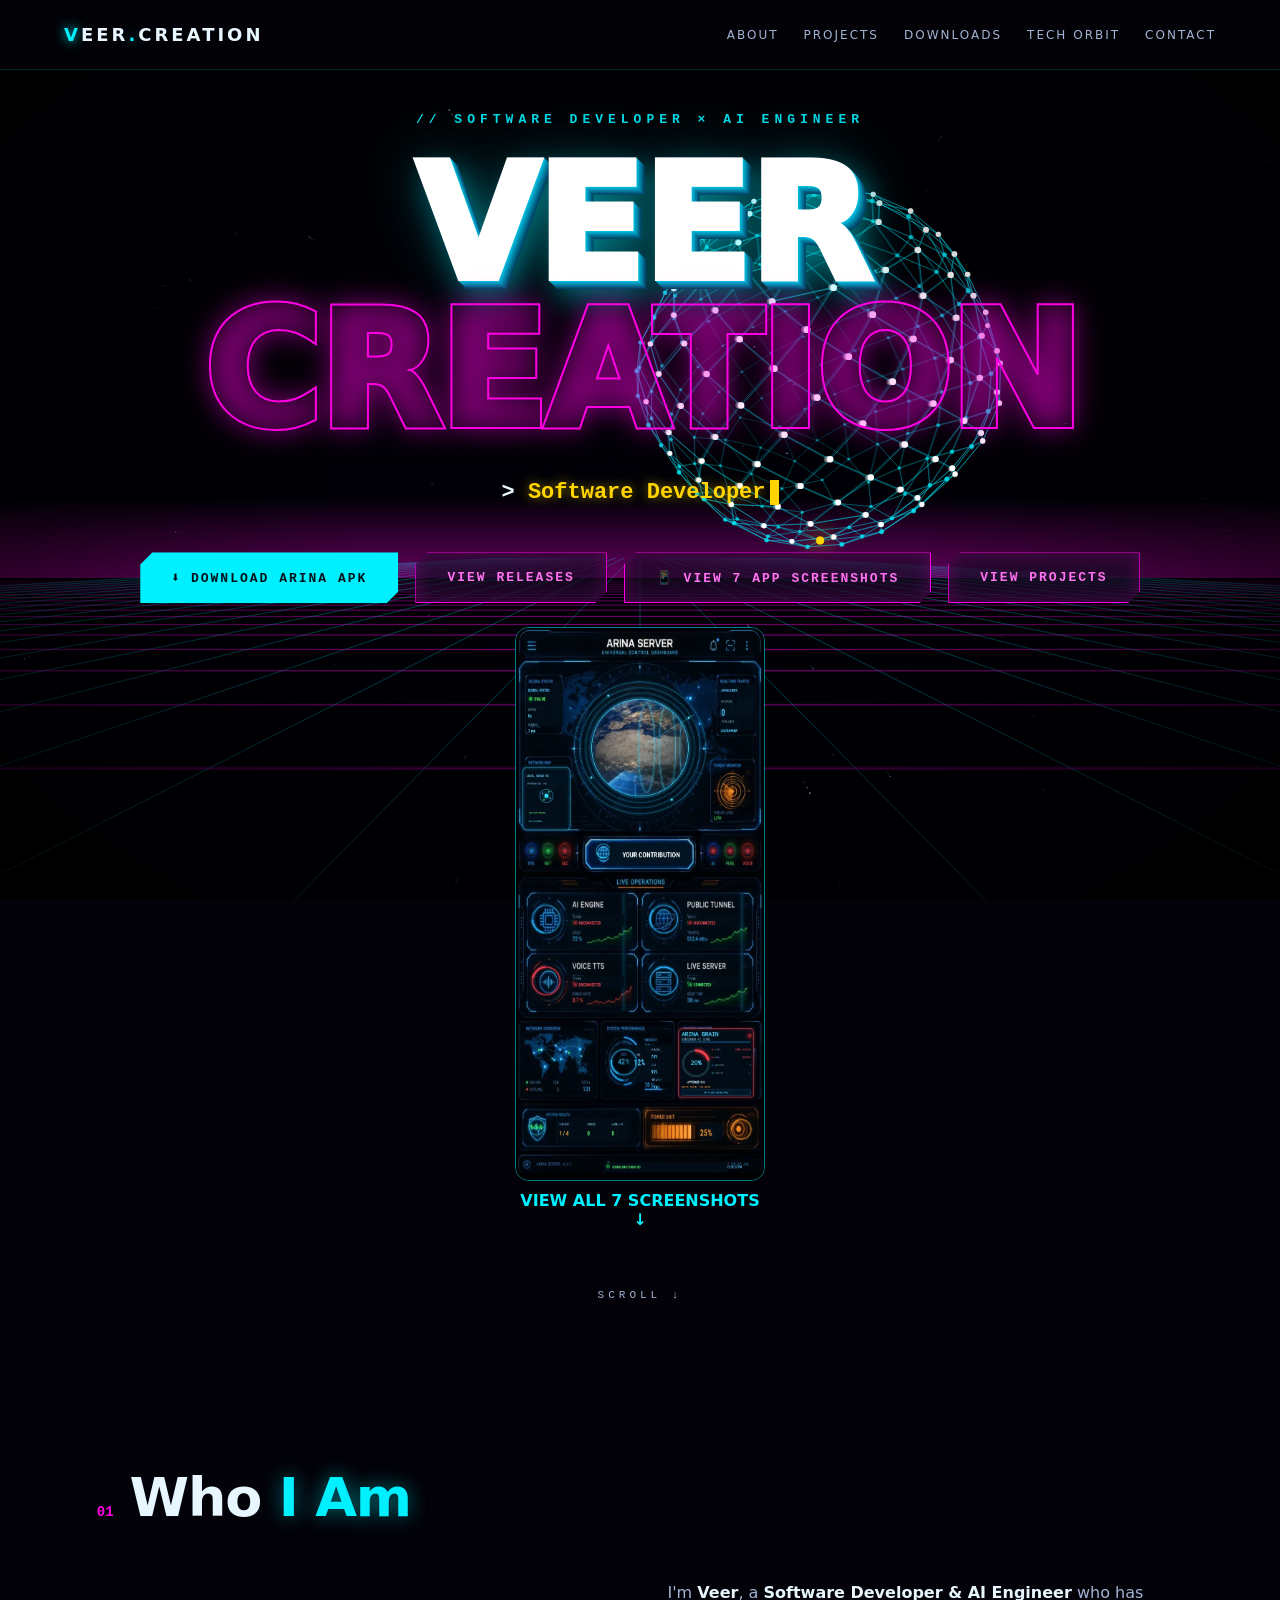
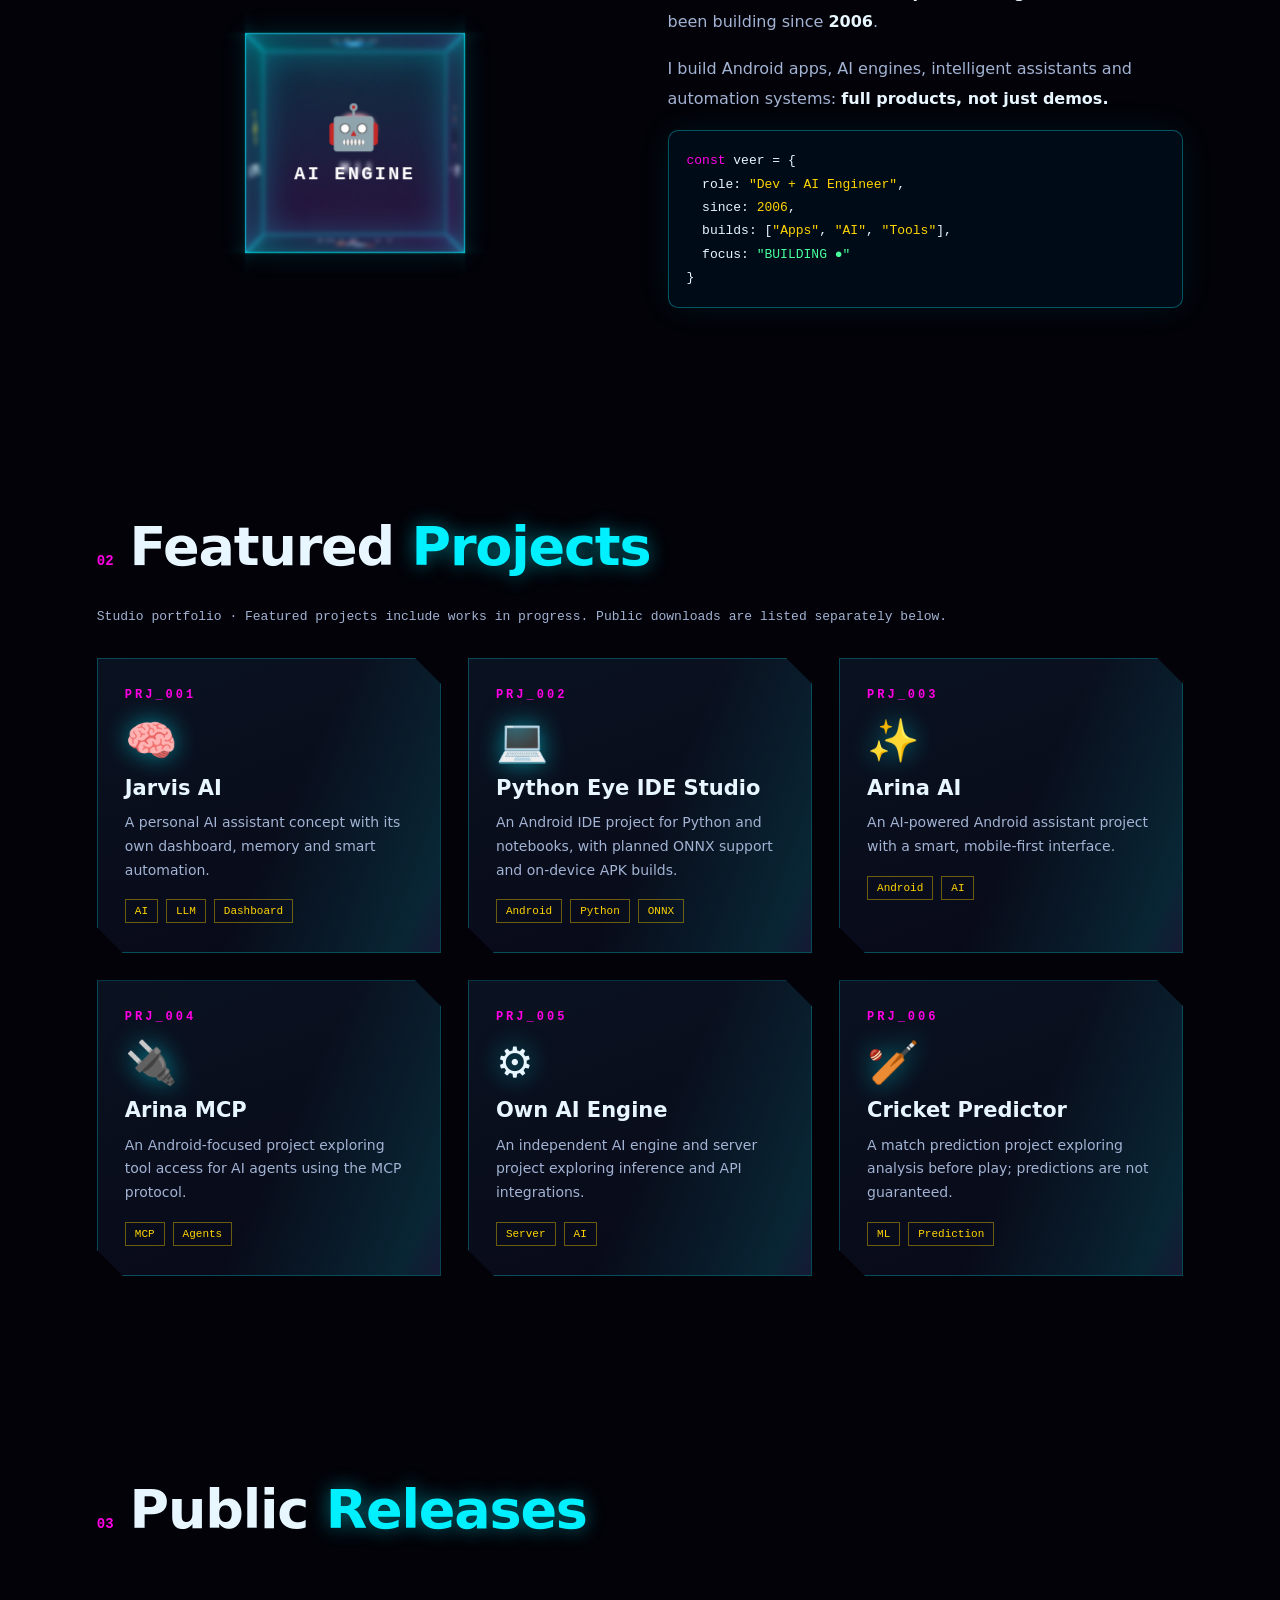
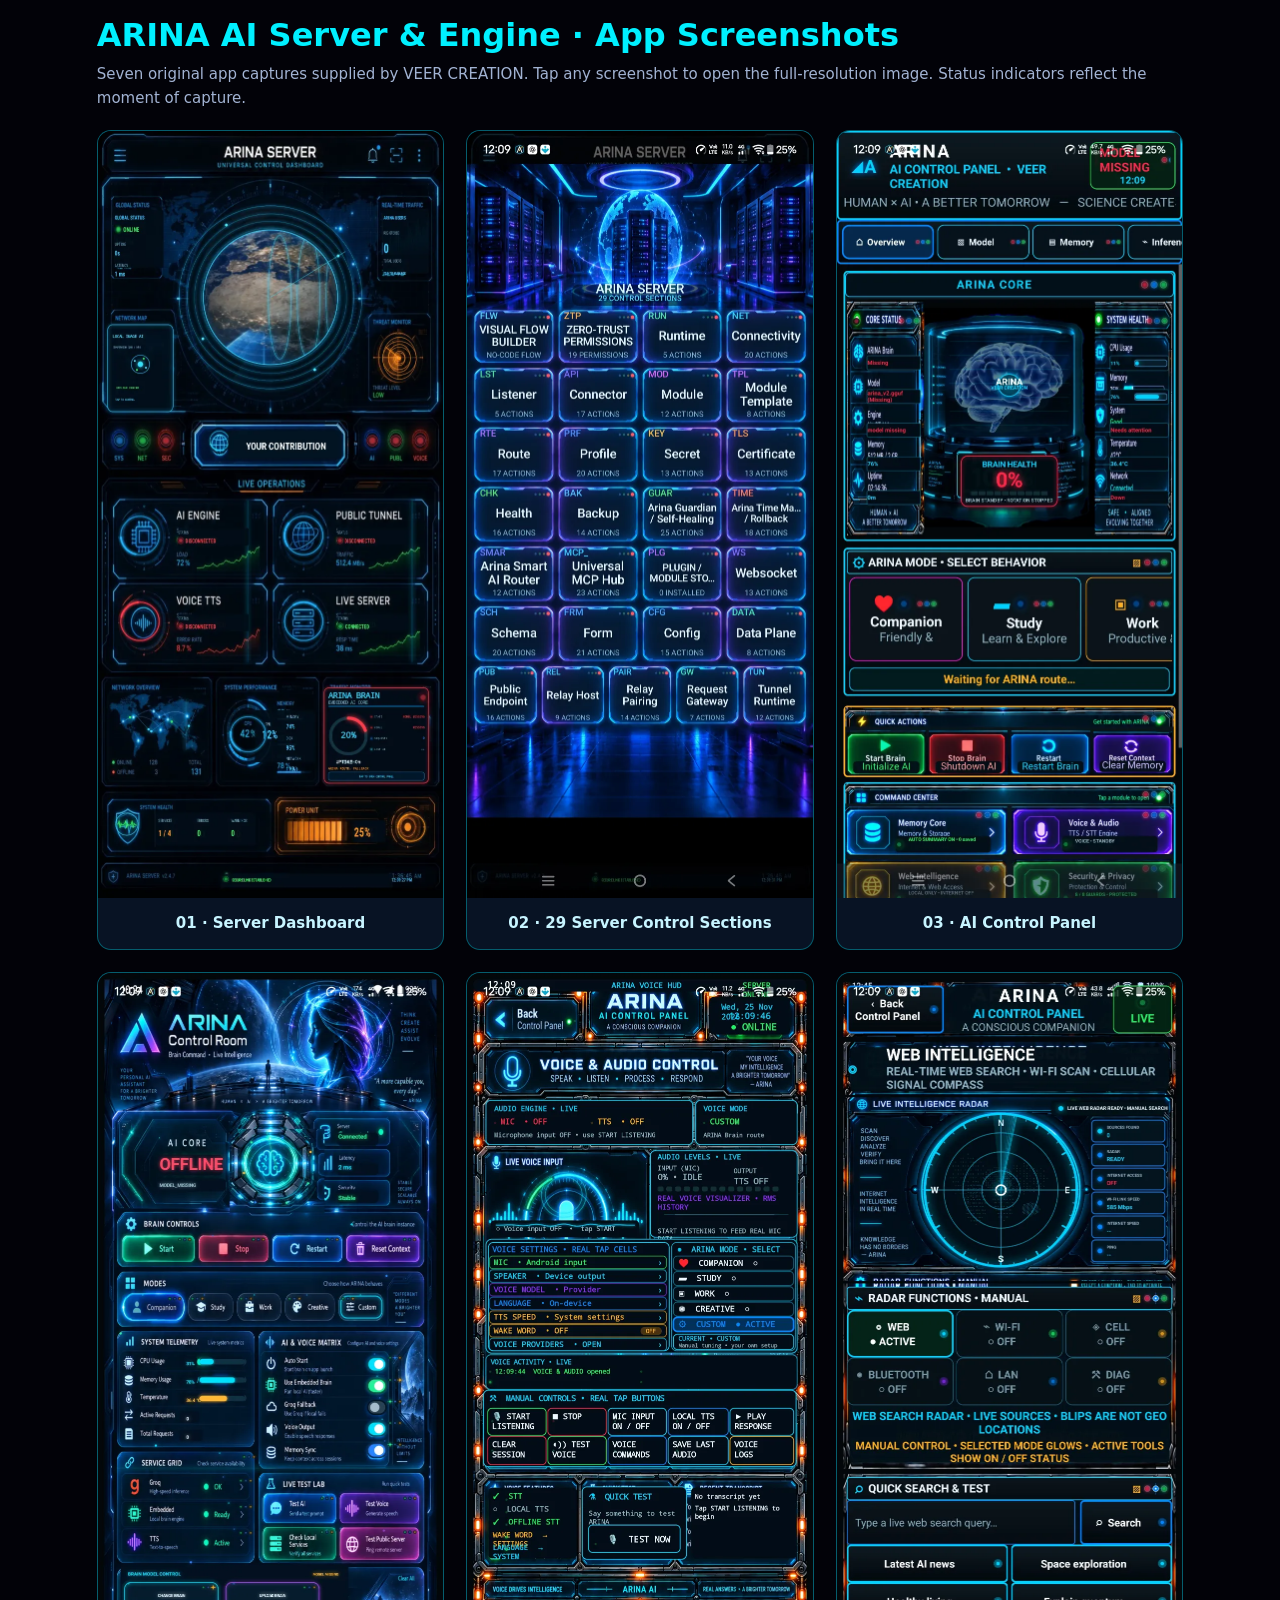
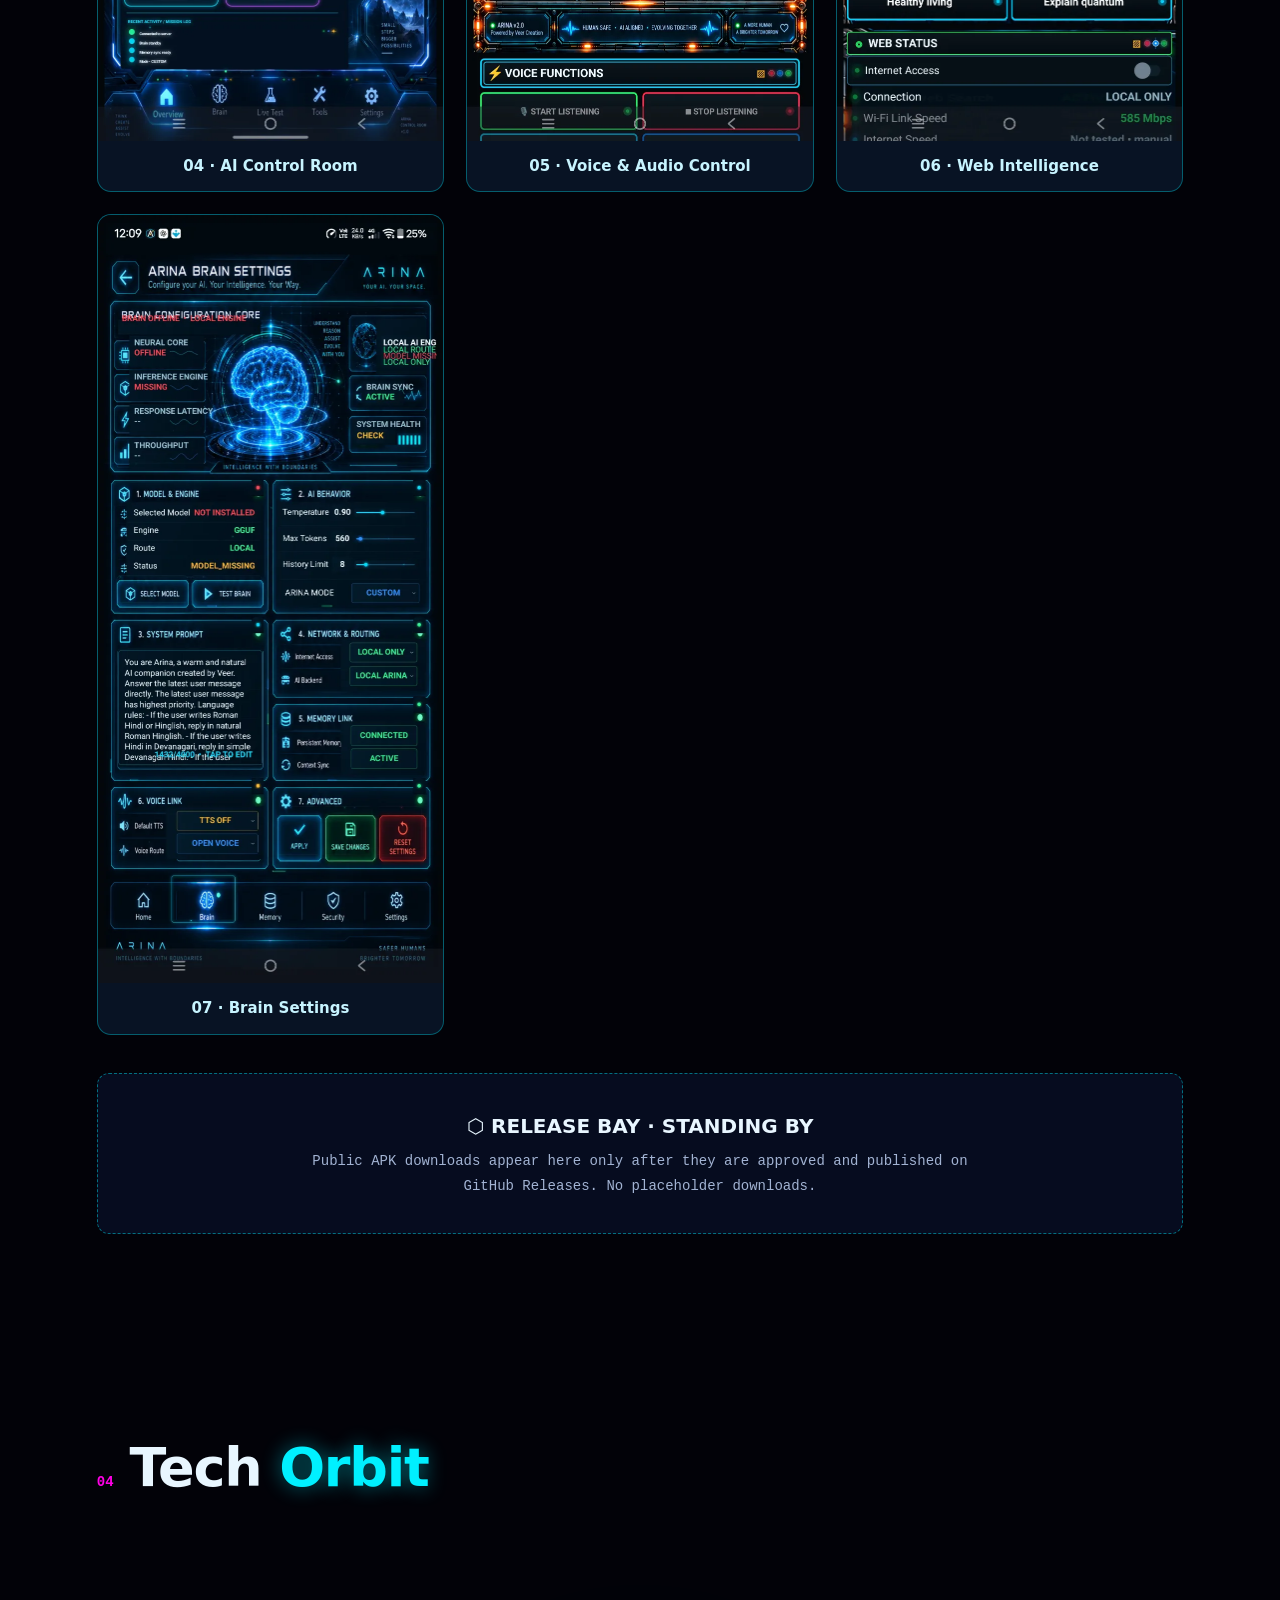
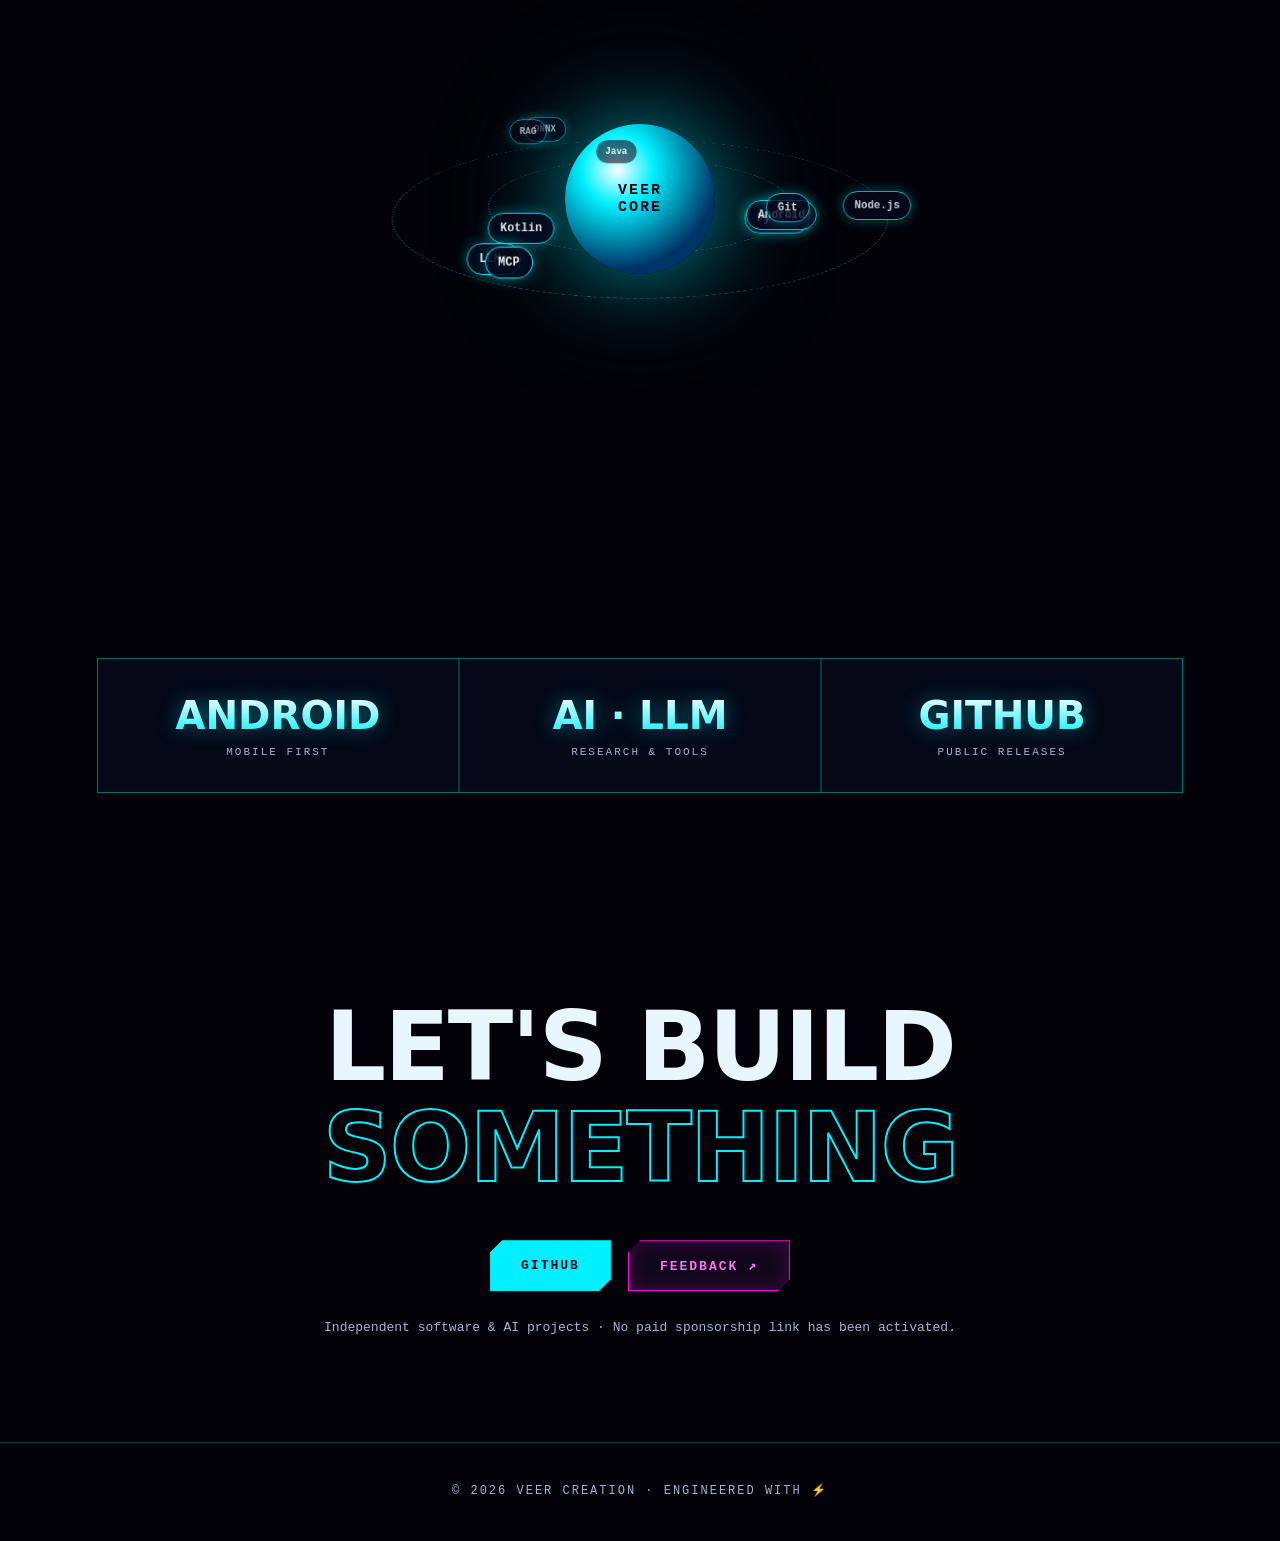
<file: index.html>
<!DOCTYPE html>
<html lang="en">
<head>
<meta charset="UTF-8">
<meta name="viewport" content="width=device-width, initial-scale=1.0, viewport-fit=cover">
<meta name="theme-color" content="#020208">
<meta name="description" content="VEER CREATION — independent Android, AI and software projects. Explore the studio, projects and public GitHub releases.">
<meta property="og:title" content="VEER CREATION — Software & AI Studio">
<meta property="og:description" content="Android apps, AI experiments and independent software projects from VEER CREATION.">
<meta property="og:type" content="website">
<link rel="icon" href="assets/favicon.svg" type="image/svg+xml">
<title>VEER CREATION — Software Developer & AI Engineer</title>
<style>
:root{--c1:#00f0ff;--c2:#ff00e5;--c3:#ffd400;--bg:#020208;--t:#e8f6ff;--m:#a2b3d3;--card:#091023}
*{margin:0;padding:0;box-sizing:border-box}
html{scroll-behavior:smooth;scroll-padding-top:88px}
body{background:var(--bg);color:var(--t);font-family:"Segoe UI",system-ui,Roboto,sans-serif;overflow-x:hidden}
a{color:inherit}button{font:inherit;cursor:pointer}button:focus-visible,a:focus-visible{outline:3px solid var(--c3);outline-offset:4px}
canvas#scene{position:fixed;inset:0;width:100%;height:100%;z-index:0;pointer-events:none}
.scan{position:fixed;inset:0;z-index:1;pointer-events:none;background:repeating-linear-gradient(0deg,rgba(255,255,255,.022) 0 1px,transparent 1px 4px);mix-blend-mode:overlay}
.vignette{position:fixed;inset:0;z-index:1;pointer-events:none;background:radial-gradient(ellipse at center,transparent 35%,rgba(0,0,0,.86))}
main{position:relative;z-index:2}
#loader{position:fixed;inset:0;z-index:99;background:#000;display:grid;place-items:center;transition:opacity .7s,visibility .7s}
#loader.hide{opacity:0;visibility:hidden;pointer-events:none}
.ld{font:700 14px monospace;color:var(--c1);letter-spacing:3px;text-align:center;padding:15px}
.ld .bar{width:min(240px,75vw);height:3px;background:#112;margin:18px auto 0;overflow:hidden}
.ld .bar i{display:block;height:100%;width:0;background:linear-gradient(90deg,var(--c1),var(--c2));box-shadow:0 0 12px var(--c1);animation:load 1.65s forwards}
@keyframes load{to{width:100%}}
nav{position:fixed;top:0;left:0;right:0;z-index:15;display:flex;justify-content:space-between;align-items:center;min-height:70px;padding:14px 5vw;backdrop-filter:blur(13px);background:linear-gradient(rgba(2,2,8,.91),rgba(2,2,8,.68));border-bottom:1px solid #00f0ff27}
.logo{font-weight:900;letter-spacing:3px;font-size:18px;text-decoration:none;white-space:nowrap}
.logo b{color:var(--c1);text-shadow:0 0 12px var(--c1)}
nav .links{display:flex;align-items:center}
nav .links a{color:var(--m);text-decoration:none;margin-left:25px;font-size:12px;letter-spacing:2px;text-transform:uppercase;transition:.3s}
nav .links a:hover{color:var(--c1);text-shadow:0 0 10px var(--c1)}
.menu-toggle{display:none;min-width:43px;min-height:43px;background:#001c28;color:var(--c1);border:1px solid #00f0ff66;border-radius:9px;font-size:23px;align-items:center;justify-content:center}
.drawer{position:fixed;z-index:22;top:0;bottom:0;left:0;width:min(310px,86vw);padding:22px 23px;background:#080b1c;border-right:1px solid #00f0ff77;box-shadow:20px 0 90px #000c;transform:translateX(-110%);transition:transform .27s ease;visibility:hidden}
.drawer.open{transform:translateX(0);visibility:visible}
.drawer-head{display:flex;justify-content:space-between;align-items:center;color:var(--c1);font:800 14px monospace;letter-spacing:2px;margin-bottom:25px}
.drawer button{background:none;color:var(--c1);padding:6px 11px;border:1px solid #00f0ff77;border-radius:6px;font-size:20px}
.drawer a{display:block;padding:17px 6px;text-decoration:none;border-bottom:1px solid #00f0ff2e;font:700 14px monospace;letter-spacing:1px}
.drawer-backdrop{position:fixed;inset:0;z-index:21;background:#000b}
.hero{min-height:100vh;min-height:100svh;display:flex;flex-direction:column;justify-content:center;align-items:center;text-align:center;padding:112px 20px 65px;perspective:1000px}
.pre{font:600 13px monospace;letter-spacing:5px;color:var(--c1);margin-bottom:25px;opacity:.9}
.title3d{position:relative;font-size:clamp(52px,12.5vw,163px);font-weight:950;line-height:.92;letter-spacing:-3px;transform-style:preserve-3d;transition:transform .2s ease-out;max-width:100%}
.title3d .l{display:block;color:#fff;text-shadow:1px 1px 0 #0bd,2px 2px 0 #0ac,3px 3px 0 #09b,4px 4px 0 #08a,5px 5px 0 #079,6px 6px 0 #068,7px 7px 0 #057,8px 8px 0 #046,10px 14px 30px rgba(0,240,255,.45),0 0 60px rgba(0,240,255,.25)}
.title3d .l2{color:transparent;-webkit-text-stroke:2px var(--c2);text-shadow:0 0 30px rgba(255,0,229,.5);position:relative}
.title3d .l2::after{content:"CREATION";position:absolute;inset:0;color:var(--c2);clip-path:inset(100% 0 0 0);animation:glitch 3.7s infinite steps(1);opacity:.85;-webkit-text-stroke:0}
@keyframes glitch{0%,87%,100%{clip-path:inset(100% 0 0 0);transform:none}90%{clip-path:inset(10% 0 60% 0);transform:translate(-6px,2px)}93%{clip-path:inset(55% 0 20% 0);transform:translate(6px,-2px)}96%{clip-path:inset(30% 0 40% 0);transform:translate(-3px,0)}}
.role{margin-top:34px;font:600 clamp(15px,2.1vw,22px) monospace;color:var(--t);min-height:32px}
.role #tp{color:var(--c3);text-shadow:0 0 12px rgba(255,212,0,.6)}
.cur{display:inline-block;width:9px;height:1.1em;background:var(--c3);vertical-align:middle;margin-left:4px;animation:bl 1s steps(2) infinite}
@keyframes bl{50%{opacity:0}}
.cta{margin-top:40px;display:flex;gap:17px;flex-wrap:wrap;justify-content:center}
.btn{position:relative;padding:15px 31px;font:700 13px monospace;letter-spacing:2px;text-transform:uppercase;color:#001219;background:var(--c1);text-decoration:none;clip-path:polygon(12px 0,100% 0,100% calc(100% - 12px),calc(100% - 12px) 100%,0 100%,0 12px);box-shadow:0 0 30px #00f0ff66;transition:transform .3s,filter .3s;display:inline-flex;align-items:center;justify-content:center;min-height:51px}
.btn:hover{transform:translateY(-4px) scale(1.03);filter:drop-shadow(0 0 11px #00f0ffbb)}
.btn.o{background:#180a23b8;color:#ff71f0;border:1px solid #ff00e5;box-shadow:inset 0 0 19px #ff00e53b}
.scroll{margin-top:60px;font:11px monospace;letter-spacing:4px;color:var(--m);animation:bob 2s infinite}
@keyframes bob{50%{transform:translateY(8px)}}
section{padding:102px 6vw;max-width:1240px;margin:auto}
.sh{display:flex;align-items:baseline;gap:16px;margin-bottom:45px}
.sh .n{font:700 14px monospace;color:var(--c2)}
.sh h2{font-size:clamp(30px,5vw,54px);font-weight:900;letter-spacing:-1.2px;line-height:1.12}
.sh h2 span{color:var(--c1);text-shadow:0 0 20px #00f0ff77}
.about{display:grid;grid-template-columns:1fr 1fr;gap:55px;align-items:center}
.stage{height:340px;perspective:1100px;display:grid;place-items:center;isolation:isolate}
.cube{width:200px;height:200px;position:relative;transform-style:preserve-3d;animation:spin 16s linear infinite}
.stage:hover .cube{animation-play-state:paused}
@keyframes spin{from{transform:rotateX(-22deg) rotateY(0)}to{transform:rotateX(-22deg) rotateY(360deg)}}
.f{position:absolute;inset:0;display:flex;flex-direction:column;align-items:center;justify-content:center;gap:8px;font:800 17px monospace;letter-spacing:2px;color:#fff;background:linear-gradient(135deg,#00f0ff24,#ff00e51e);border:1px solid #00f0ffb3;box-shadow:inset 0 0 40px #00f0ff37,0 0 25px #00f0ff25;backdrop-filter:blur(2px)}
.f i{font-style:normal;font-size:40px}
.f1{transform:translateZ(100px)}.f2{transform:rotateY(90deg) translateZ(100px)}.f3{transform:rotateY(180deg) translateZ(100px)}.f4{transform:rotateY(-90deg) translateZ(100px)}.f5{transform:rotateX(90deg) translateZ(100px)}.f6{transform:rotateX(-90deg) translateZ(100px)}
.about p{color:var(--m);line-height:1.85;font-size:16px;margin-bottom:17px}.about p b{color:var(--t)}
.term{background:#000d1bdb;border:1px solid #00f0ff55;border-radius:10px;font:13px/1.8 monospace;padding:18px;margin-top:10px;overflow-x:auto;box-shadow:0 0 35px #00f0ff13}
.term .k{color:var(--c2)}.term .s{color:var(--c3)}.term .g{color:#46ff9a}
.grid{display:grid;grid-template-columns:repeat(auto-fit,minmax(280px,1fr));gap:27px;perspective:1200px}
.holo{position:relative;padding:29px 27px;min-height:285px;background:linear-gradient(160deg,#0b1424ea,#090919eb);border:1px solid #00f0ff44;transform-style:preserve-3d;transition:transform .15s ease-out,border-color .3s;clip-path:polygon(0 0,calc(100% - 26px) 0,100% 26px,100% 100%,26px 100%,0 calc(100% - 26px));isolation:isolate}
.holo::before{content:"";position:absolute;inset:0;pointer-events:none;background:linear-gradient(115deg,transparent 30%,#00f0ff1f 45%,#ff00e525 55%,transparent 70%);background-size:250% 250%;background-position:var(--px,0%) 50%;mix-blend-mode:screen}
.holo:hover{border-color:var(--c1)}
.holo>*{position:relative;z-index:1;transform:translateZ(24px)}
.holo .no{font:700 12px monospace;color:var(--c2);letter-spacing:3px}
.holo .ic{font-size:42px;margin:14px 0 10px;filter:drop-shadow(0 0 12px #00f0ff88)}
.holo h3{font-size:21px;margin-bottom:9px;line-height:1.3}
.holo p{color:var(--m);line-height:1.7;font-size:14px}
.holo .tags{margin-top:17px;display:flex;gap:8px;flex-wrap:wrap}
.holo .tags span{font:11px monospace;padding:5px 9px;border:1px solid #ffd40066;color:var(--c3)}
.section-note{color:var(--m);font:13px/1.7 monospace;margin:-17px 0 30px}
.orbitWrap{height:510px;position:relative;perspective:900px;display:grid;place-items:center;max-width:700px;margin:auto;overflow:visible}
.core{position:absolute;width:150px;height:150px;border-radius:50%;display:grid;place-items:center;text-align:center;font:900 15px monospace;letter-spacing:2px;background:radial-gradient(circle at 35% 30%,#fff,var(--c1) 25%,#036 70%);box-shadow:0 0 80px #00f0ff80,0 0 160px #00f0ff3b;color:#001;animation:pulse 3s infinite}
@keyframes pulse{50%{box-shadow:0 0 120px #00f0ff9e,0 0 220px #00f0ff4a}}
.ring{position:absolute;border:1px dashed #00f0ff60;border-radius:50%;transform:rotateX(72deg);max-width:95vw;max-height:95vw;pointer-events:none}
.skillchip{position:absolute;left:50%;top:50%;padding:8px 12px;font:700 12px monospace;white-space:nowrap;color:#fff;background:#050a1ff0;border:1px solid var(--c1);box-shadow:0 0 15px #00f0ff66;border-radius:30px;will-change:transform}
.stats{display:grid;grid-template-columns:repeat(3,minmax(0,1fr));gap:2px;background:#00f0ff3d;border:1px solid #00f0ff47}
.st{background:#040817;padding:34px 15px;text-align:center;min-width:0}.st .v{font-size:clamp(19px,3.7vw,39px);font-weight:900;background:linear-gradient(180deg,#fff,var(--c1));-webkit-background-clip:text;background-clip:text;color:transparent;filter:drop-shadow(0 0 10px #00f0ff66)}
.st .k{font:11px monospace;letter-spacing:2px;color:var(--m);margin-top:8px;text-transform:uppercase}
.release-empty{border:1px dashed #00f0ff70;padding:34px;background:#080f24d9;text-align:center;border-radius:12px}
.release-empty h3{font-size:20px;margin:6px 0 11px}.release-empty p{color:var(--m);font:14px/1.8 monospace;max-width:670px;margin:auto}
.release-grid{display:grid;grid-template-columns:repeat(auto-fit,minmax(250px,1fr));gap:20px}.release-card{background:#090d20df;border:1px solid #00f0ff47;padding:25px;border-radius:12px}.release-card h3{margin:10px 0}.release-card p{color:var(--m);font-size:14px;line-height:1.7;margin-bottom:15px}.release-card a{display:inline-block;margin-right:15px;color:var(--c1);font:700 13px monospace;text-decoration:none;padding:8px 0}
.contact{text-align:center}.contact .big{font-size:clamp(36px,8vw,96px);font-weight:900;line-height:1.06;margin-bottom:30px;letter-spacing:-2px}
.contact .big span{color:transparent;-webkit-text-stroke:2px var(--c1)}
.contact .contact-note{font:13px/1.8 monospace;color:var(--m);margin-top:25px}
footer{position:relative;z-index:2;text-align:center;padding:40px 16px;font:12px monospace;letter-spacing:2px;color:var(--m);border-top:1px solid #00f0ff35}
.rv{opacity:0;transform:translateY(50px) rotateX(9deg);transition:opacity .9s,transform .9s cubic-bezier(.2,.8,.2,1)}
.rv.on{opacity:1;transform:none}
@media(max-width:850px){.about{grid-template-columns:1fr;gap:8px}.stage{height:300px}}
@media(max-width:700px){nav{padding:12px 17px;min-height:65px}.logo{font-size:15px;letter-spacing:2px}nav .links{display:none}.menu-toggle{display:flex}.hero{padding:120px 15px 50px;min-height:92svh}.pre{letter-spacing:2.6px;font-size:10px;max-width:90vw}.title3d{font-size:clamp(36px,10.6vw,66px);letter-spacing:-2px;line-height:1.05}.title3d .l{text-shadow:1px 1px 0 #0bd,2px 2px 0 #0ac,3px 3px 0 #09b,4px 4px 0 #08a,5px 5px 0 #079,0 0 30px #00f0ff77}.title3d .l2{-webkit-text-stroke:1px var(--c2)}.role{margin-top:28px;font-size:clamp(13px,3.7vw,18px)}.cta{margin-top:33px;gap:13px}.btn{font-size:12px;letter-spacing:1px;padding:13px 19px;min-height:49px}.scroll{margin-top:44px}section{padding:67px 18px}.sh{margin-bottom:27px;gap:12px}.sh h2{font-size:clamp(27px,7vw,38px)}.about p{font-size:15px}.term{font-size:12px;padding:13px}.stage{height:265px}.cube{width:156px;height:156px}.f{font-size:13px;letter-spacing:1px}.f i{font-size:33px}.f1{transform:translateZ(78px)}.f2{transform:rotateY(90deg) translateZ(78px)}.f3{transform:rotateY(180deg) translateZ(78px)}.f4{transform:rotateY(-90deg) translateZ(78px)}.f5{transform:rotateX(90deg) translateZ(78px)}.f6{transform:rotateX(-90deg) translateZ(78px)}.grid{grid-template-columns:1fr;gap:16px}.holo{min-height:245px;padding:25px 23px}.orbitWrap{height:355px;max-width:100%}.core{width:108px;height:108px;font-size:12px}.ring{width:220px!important;height:220px!important}.ring:nth-child(2){width:min(280px,74vw)!important;height:min(280px,74vw)!important}.skillchip{font-size:10px;padding:7px 9px}.stats{grid-template-columns:1fr;gap:1px}.st{padding:22px 12px}.st .v{font-size:27px}.contact .big{font-size:clamp(37px,8vw,60px)}.contact .cta{display:flex;flex-direction:column;align-items:center}.contact .btn{min-width:min(280px,90vw)}}
@media(max-width:370px){.title3d{font-size:10.3vw}.hero{padding-left:10px;padding-right:10px}.role{font-size:12px}.pre{font-size:9px}.logo{font-size:13px}}
@media(prefers-reduced-motion:reduce){html{scroll-behavior:auto}#loader{transition:none}.ld .bar i{animation:none;width:100%}.rv{opacity:1;transform:none;transition:none}.cube,.cur,.scroll,.core,.title3d .l2::after{animation:none}.title3d{transition:none}}
[hidden]{display:none!important}
</style>
</head>
<body>
<div id="loader"><div class="ld">INITIALIZING VEER.CREATION<div class="bar"><i></i></div></div></div>
<canvas id="scene" aria-hidden="true"></canvas><div class="scan"></div><div class="vignette"></div>
<nav>
  <a class="logo" href="#top" aria-label="Veer Creation home"><b>V</b>EER<b>.</b>CREATION</a>
  <div class="links"><a href="#about">About</a><a href="#work">Projects</a><a href="#downloads">Downloads</a><a href="#skills">Tech Orbit</a><a href="#contact">Contact</a></div>
  <button id="menuToggle" class="menu-toggle" aria-label="Open menu" aria-expanded="false" aria-controls="drawer">☰</button>
</nav>
<div id="drawerMask" class="drawer-backdrop" hidden></div>
<aside id="drawer" class="drawer" aria-hidden="true" aria-label="Mobile menu">
 <div class="drawer-head"><span>VEER CREATION</span><button id="menuClose" aria-label="Close menu">✕</button></div>
 <a href="#top">⌂ Home</a><a href="#about">01 · About</a><a href="#work">02 · Projects</a><a href="#downloads">03 · Downloads</a><a href="#skills">04 · Tech Orbit</a><a href="#contact">05 · Contact</a><a href="https://github.com/magic616star666-bot" target="_blank" rel="noopener noreferrer">↗ GitHub Profile</a>
</aside>
<main id="top">
<header class="hero">
  <div class="pre">// SOFTWARE DEVELOPER × AI ENGINEER</div>
  <h1 class="title3d" id="t3d"><span class="l">VEER</span><span class="l l2">CREATION</span></h1>
  <div class="role">&gt; <span id="tp"></span><span class="cur"></span></div>
  <div class="cta"><a class="btn" href="https://github.com/magic616star666-bot/Veer-creation-/releases/download/v1.0.0/arina-server-app.1.apk" aria-label="Download official ARINA AI Server APK">⬇ Download ARINA APK</a><a class="btn o" href="#downloads">View Releases</a><a class="btn o" href="#arina-screenshots">📱 View 7 App Screenshots</a><a class="btn o" href="#work">View Projects</a></div>
  <a href="#arina-screenshots" style="display:block;width:min(100%,250px);margin:24px auto 0;text-decoration:none;color:var(--c1);font-weight:700;text-align:center"><img src="assets/arina/server-dashboard.jpg" alt="ARINA server dashboard — open seven original screenshots" width="691" height="1536" style="display:block;width:100%;height:auto;border:1px solid #00f0ff88;border-radius:14px;margin-bottom:10px" fetchpriority="high">VIEW ALL 7 SCREENSHOTS ↓</a>
  <div class="scroll">SCROLL ↓</div>
</header>
<section id="about">
  <div class="sh rv"><span class="n">01</span><h2>Who <span>I Am</span></h2></div>
  <div class="about">
    <div class="stage rv"><div class="cube"><div class="f f1"><i>🤖</i>AI ENGINE</div><div class="f f2"><i>📱</i>ANDROID</div><div class="f f3"><i>🧠</i>LLM</div><div class="f f4"><i>⚡</i>AUTOMATION</div><div class="f f5"><i>💠</i>VEER</div><div class="f f6"><i>🚀</i>SHIP IT</div></div></div>
    <div class="rv"><p>I'm <b>Veer</b>, a <b>Software Developer &amp; AI Engineer</b> who has been building since <b>2006</b>.</p><p>I build Android apps, AI engines, intelligent assistants and automation systems: <b>full products, not just demos.</b></p>
      <div class="term"><span class="k">const</span> veer = {<br>&nbsp;&nbsp;role: <span class="s">"Dev + AI Engineer"</span>,<br>&nbsp;&nbsp;since: <span class="s">2006</span>,<br>&nbsp;&nbsp;builds: [<span class="s">"Apps"</span>, <span class="s">"AI"</span>, <span class="s">"Tools"</span>],<br>&nbsp;&nbsp;focus: <span class="g">"BUILDING ●"</span><br>}</div>
    </div>
  </div>
</section>
<section id="work">
  <div class="sh rv"><span class="n">02</span><h2>Featured <span>Projects</span></h2></div>
  <p class="section-note">Studio portfolio · Featured projects include works in progress. Public downloads are listed separately below.</p>
  <div class="grid">
    <article class="holo rv"><div class="no">PRJ_001</div><div class="ic">🧠</div><h3>Jarvis AI</h3><p>A personal AI assistant concept with its own dashboard, memory and smart automation.</p><div class="tags"><span>AI</span><span>LLM</span><span>Dashboard</span></div></article>
    <article class="holo rv"><div class="no">PRJ_002</div><div class="ic">💻</div><h3>Python Eye IDE Studio</h3><p>An Android IDE project for Python and notebooks, with planned ONNX support and on-device APK builds.</p><div class="tags"><span>Android</span><span>Python</span><span>ONNX</span></div></article>
    <article class="holo rv"><div class="no">PRJ_003</div><div class="ic">✨</div><h3>Arina AI</h3><p>An AI-powered Android assistant project with a smart, mobile-first interface.</p><div class="tags"><span>Android</span><span>AI</span></div></article>
    <article class="holo rv"><div class="no">PRJ_004</div><div class="ic">🔌</div><h3>Arina MCP</h3><p>An Android-focused project exploring tool access for AI agents using the MCP protocol.</p><div class="tags"><span>MCP</span><span>Agents</span></div></article>
    <article class="holo rv"><div class="no">PRJ_005</div><div class="ic">⚙️</div><h3>Own AI Engine</h3><p>An independent AI engine and server project exploring inference and API integrations.</p><div class="tags"><span>Server</span><span>AI</span></div></article>
    <article class="holo rv"><div class="no">PRJ_006</div><div class="ic">🏏</div><h3>Cricket Predictor</h3><p>A match prediction project exploring analysis before play; predictions are not guaranteed.</p><div class="tags"><span>ML</span><span>Prediction</span></div></article>
  </div>
</section>
<section id="downloads">
  <div class="sh rv"><span class="n">03</span><h2>Public <span>Releases</span></h2></div>
  <div id="releases" class="release-grid" aria-live="polite"></div>
  <style>.arina-gallery{margin:30px 0 38px}.arina-gallery h3{font-size:clamp(22px,4vw,32px);color:var(--c1);margin-bottom:8px}.arina-gallery>p{color:var(--m);font-size:15px;line-height:1.6;margin-bottom:20px}.arina-shots{display:grid;grid-template-columns:repeat(auto-fit,minmax(min(100%,280px),1fr));gap:22px}.arina-shots figure{margin:0;border:1px solid #00f0ff55;border-radius:14px;overflow:hidden;background:#081324}.arina-shots a{display:block;line-height:0}.arina-shots img{display:block;width:100%;height:auto;object-fit:contain}.arina-shots figcaption{padding:14px;text-align:center;color:#c7f4ff;font-size:15px;font-weight:700;line-height:1.5}@media(max-width:600px){.arina-shots{grid-template-columns:1fr;max-width:420px;margin:auto}}</style><div class="arina-gallery" id="arina-screenshots" style="scroll-margin-top:100px"><h3>ARINA AI Server &amp; Engine · App Screenshots</h3><p>Seven original app captures supplied by VEER CREATION. Tap any screenshot to open the full-resolution image. Status indicators reflect the moment of capture.</p><div class="arina-shots"><figure><a href="assets/arina/server-dashboard.jpg" target="_blank" rel="noopener"><img src="assets/arina/server-dashboard.jpg" alt="ARINA Server Dashboard" width="691" height="1536" decoding="async"></a><figcaption>01 · Server Dashboard</figcaption></figure>
<figure><a href="assets/arina/server-sections.jpg" target="_blank" rel="noopener"><img src="assets/arina/server-sections.jpg" alt="ARINA 29 Server Control Sections" width="691" height="1536" decoding="async"></a><figcaption>02 · 29 Server Control Sections</figcaption></figure>
<figure><a href="assets/arina/ai-control-panel.jpg" target="_blank" rel="noopener"><img src="assets/arina/ai-control-panel.jpg" alt="ARINA AI Control Panel" width="691" height="1536" decoding="async"></a><figcaption>03 · AI Control Panel</figcaption></figure>
<figure><a href="assets/arina/ai-control-room.jpg" target="_blank" rel="noopener"><img src="assets/arina/ai-control-room.jpg" alt="ARINA AI Control Room" width="691" height="1536" decoding="async"></a><figcaption>04 · AI Control Room</figcaption></figure>
<figure><a href="assets/arina/voice-audio.jpg" target="_blank" rel="noopener"><img src="assets/arina/voice-audio.jpg" alt="ARINA Voice &amp; Audio Control" width="691" height="1536" decoding="async"></a><figcaption>05 · Voice &amp; Audio Control</figcaption></figure>
<figure><a href="assets/arina/web-intelligence.jpg" target="_blank" rel="noopener"><img src="assets/arina/web-intelligence.jpg" alt="ARINA Web Intelligence" width="691" height="1536" decoding="async"></a><figcaption>06 · Web Intelligence</figcaption></figure>
<figure><a href="assets/arina/brain-settings.jpg" target="_blank" rel="noopener"><img src="assets/arina/brain-settings.jpg" alt="ARINA Brain Settings" width="691" height="1536" decoding="async"></a><figcaption>07 · Brain Settings</figcaption></figure></div></div>

  <div id="noReleases" class="release-empty rv"><h3>⬡ RELEASE BAY · STANDING BY</h3><p>Public APK downloads appear here only after they are approved and published on GitHub Releases. No placeholder downloads.</p></div>
</section>
<section id="skills">
  <div class="sh rv"><span class="n">04</span><h2>Tech <span>Orbit</span></h2></div>
  <div class="orbitWrap rv" id="orbit" aria-label="Technology areas: Python, Kotlin, Java, Android, LLMs, ONNX, Node.js, MCP, RAG, Git, AI and automation">
    <div class="ring" style="width:300px;height:300px"></div><div class="ring" style="width:480px;height:480px"></div><div class="core">VEER<br>CORE</div>
  </div>
</section>
<section>
  <div class="stats rv"><div class="st"><div class="v">ANDROID</div><div class="k">Mobile First</div></div><div class="st"><div class="v">AI · LLM</div><div class="k">Research &amp; Tools</div></div><div class="st"><div class="v">GITHUB</div><div class="k">Public Releases</div></div></div>
</section>
<section id="contact" class="contact">
  <div class="big rv">LET'S BUILD<br><span>SOMETHING</span></div>
  <div class="cta rv"><a class="btn" href="https://github.com/magic616star666-bot" target="_blank" rel="noopener noreferrer">GitHub</a><a class="btn o" href="https://github.com/magic616star666-bot/Veer-creation-/issues" target="_blank" rel="noopener noreferrer">Feedback ↗</a></div>
  <p class="contact-note">Independent software &amp; AI projects · No paid sponsorship link has been activated.</p>
</section>
</main>
<footer>© <span id="year">2026</span> VEER CREATION · ENGINEERED WITH ⚡</footer>
<script defer src="assets/apps-data.js"></script>
<script>
'use strict';
const reducedMotion=matchMedia('(prefers-reduced-motion: reduce)').matches;
const $=id=>document.getElementById(id);
$('year').textContent=new Date().getFullYear();
const dismiss=()=>{$('loader').classList.add('hide')};
addEventListener('load',()=>setTimeout(dismiss,reducedMotion?50:1400),{once:true});
setTimeout(dismiss,3000);
// Drawer: hamburger, overlay, ESC and swipe. Works in portrait and landscape.
const menu=$('drawer'),mask=$('drawerMask');
function drawer(open){menu.classList.toggle('open',open);menu.setAttribute('aria-hidden',String(!open));mask.hidden=!open;$('menuToggle').setAttribute('aria-expanded',String(open));document.body.style.overflow=open?'hidden':'';if(open)$('menuClose').focus();}
$('menuToggle').addEventListener('click',()=>drawer(true));$('menuClose').addEventListener('click',()=>drawer(false));mask.addEventListener('click',()=>drawer(false));
menu.querySelectorAll('a').forEach(a=>a.addEventListener('click',()=>drawer(false)));
document.addEventListener('keydown',e=>{if(e.key==='Escape')drawer(false)});
let sx=0,sy=0;
document.addEventListener('touchstart',e=>{if(e.touches.length===1){sx=e.touches[0].clientX;sy=e.touches[0].clientY;}},{passive:true});
document.addEventListener('touchend',e=>{if(e.changedTouches.length!==1)return;let dx=e.changedTouches[0].clientX-sx,dy=e.changedTouches[0].clientY-sy;if(Math.abs(dx)>85&&Math.abs(dy)<Math.abs(dx)*.6){if(dx>0)drawer(true);else drawer(false)}},{passive:true});
// Animated stars, grid and neural sphere based on the supplied visual design.
(()=>{if(reducedMotion)return;const c=$('scene'),x=c.getContext('2d',{alpha:false});if(!x)return;
let W,H,F,t=0,mx=0,my=0,scrollY0=0;const mobile=innerWidth<700,DPR=Math.min(devicePixelRatio||1,mobile?1.4:1.75);
function rs(){W=innerWidth;H=innerHeight;c.width=Math.round(W*DPR);c.height=Math.round(H*DPR);x.setTransform(DPR,0,0,DPR,0,0);F=Math.min(W,H)*.9;}rs();addEventListener('resize',rs);
addEventListener('mousemove',e=>{mx=e.clientX/W-.5;my=e.clientY/H-.5},{passive:true});addEventListener('scroll',()=>scrollY0=scrollY,{passive:true});
const N=mobile?110:230,sp=[];for(let i=0;i<N;i++){const y=1-i/(N-1)*2,r=Math.sqrt(1-y*y),a=i*2.399963;sp.push([Math.cos(a)*r,y,Math.sin(a)*r]);}
const links=[];for(let i=0;i<N;i++)for(let j=i+1;j<N;j++){const d=Math.hypot(sp[i][0]-sp[j][0],sp[i][1]-sp[j][1],sp[i][2]-sp[j][2]);if(d<.30)links.push([i,j])}
const stars=Array.from({length:mobile?90:220},()=>[Math.random()*2-1,Math.random()*2-1,Math.random()]);
function proj(px,py,pz){const s=F/pz;return[W/2+px*s,H/2+py*s,s]}
function frame(){if(document.hidden){requestAnimationFrame(frame);return;}t+=.006;x.fillStyle='rgba(2,2,8,.44)';x.fillRect(0,0,W,H);
for(const s of stars){s[2]-=.0025;if(s[2]<=.02){s[0]=Math.random()*2-1;s[1]=Math.random()*2-1;s[2]=1}const px=W/2+s[0]/s[2]*W*.3,py=H/2+s[1]/s[2]*H*.3,r=(1-s[2])*1.8;x.fillStyle='rgba(180,220,255,'+(1-s[2])+')';x.fillRect(px,py,r,r)}
const camY=1.2,off=t*2%1,hY=H/2+H*.12;x.lineWidth=1;
for(let i=0;i<22;i++){const z=1+i-off,yS=H/2+camY*F/z*.5+H*.12,a=Math.max(0,1-z/24);x.strokeStyle='rgba(255,0,229,'+(a*.42)+')';x.beginPath();x.moveTo(0,yS);x.lineTo(W,yS);x.stroke()}
for(let i=-18;i<=18;i++){const xb=W/2+i*W*.09;x.strokeStyle='rgba(0,240,255,.16)';x.beginPath();x.moveTo(W/2+i*8,hY);x.lineTo(xb+(xb-W/2)*2,H);x.stroke()}
const glow=x.createLinearGradient(0,hY-60,0,hY+20);glow.addColorStop(0,'rgba(255,0,229,0)');glow.addColorStop(1,'rgba(255,0,229,.23)');x.fillStyle=glow;x.fillRect(0,hY-60,W,80);
const ry=t*1.2+mx*1.5,rx=.35+my*.8,cy=Math.cos(ry),sy=Math.sin(ry),cx=Math.cos(rx),sx=Math.sin(rx),R=.55,ox=W>900?.55:0,oy=-.25-scrollY0/H*.6,zO=2.6;
const P=sp.map(p=>{let X=p[0]*cy-p[2]*sy,Z=p[0]*sy+p[2]*cy,Y=p[1]*cx-Z*sx;Z=p[1]*sx+Z*cx;const pulse=1+Math.sin(t*4+p[1]*6)*.03;return proj(X*R*pulse+ox,Y*R*pulse+oy,Z*R+zO).concat(Z)});
for(const [i,j] of links){const a=P[i],b=P[j],d=(a[3]+b[3])/2,al=Math.min(.4,.08+(1-d)*.25);x.strokeStyle='rgba(0,240,255,'+al+')';x.beginPath();x.moveTo(a[0],a[1]);x.lineTo(b[0],b[1]);x.stroke()}
for(const p of P){const fr=(1-p[3])/2;x.fillStyle=fr>.6?'#fff':'rgba(0,240,255,'+(.3+fr*.7)+')';x.beginPath();x.arc(p[0],p[1],1+fr*2.4,0,Math.PI*2);x.fill()}
if(links.length){const k=Math.floor(t*30)%links.length,L=links[k],a=P[L[0]];x.shadowBlur=20;x.shadowColor='#ffd400';x.fillStyle='#ffd400';x.beginPath();x.arc(a[0],a[1],4,0,Math.PI*2);x.fill();x.shadowBlur=0}
requestAnimationFrame(frame)}frame();})();
// 3D title desktop mouse tilt; touch keeps stable readable text.
const t3=$('t3d');if(!reducedMotion&&matchMedia('(pointer:fine)').matches){addEventListener('mousemove',e=>{const X=e.clientX/innerWidth-.5,Y=e.clientY/innerHeight-.5;t3.style.transform='rotateY('+(X*20)+'deg) rotateX('+(-Y*15)+'deg)'},{passive:true});}
// Typing animation.
(()=>{const words=['Software Developer','AI Engineer','Android App Builder','LLM & Automation Studio','Independent Software Creator'];const el=$('tp');if(reducedMotion){el.textContent=words[0];return;}let i=0,j=0,dir=0;(function tick(){const s=words[i];el.textContent=s.slice(0,j);if(!dir&&j<s.length){j++;setTimeout(tick,82)}else if(!dir){dir=1;setTimeout(tick,1550)}else if(j){j--;setTimeout(tick,32)}else{dir=0;i=(i+1)%words.length;setTimeout(tick,220)}})()})();
// Holographic card tilt for mouse devices only.
if(!reducedMotion&&matchMedia('(pointer:fine)').matches){document.querySelectorAll('.holo').forEach(h=>{h.addEventListener('mousemove',e=>{const r=h.getBoundingClientRect(),X=(e.clientX-r.left)/r.width,Y=(e.clientY-r.top)/r.height;h.style.transform='rotateY('+((X-.5)*15)+'deg) rotateX('+((.5-Y)*15)+'deg) scale(1.025)';h.style.setProperty('--px',X*100+'%')});h.addEventListener('mouseleave',()=>h.style.transform='')})}
// Skill orbit adapts its radius to screen size.
(()=>{const wrap=$('orbit');const skills=[['Python',0],['Kotlin',0],['Java',0],['Android',0],['LLMs',1],['ONNX',1],['Node.js',1],['MCP',1],['RAG',1],['Git',0]];const items=skills.map(([name,ring],i)=>{const chip=document.createElement('div');chip.className='skillchip';chip.textContent=name;wrap.appendChild(chip);return{chip,ring,angle:i/skills.length*Math.PI*2*1.7+i}});let frame=0;
function place(){const mobile=innerWidth<700;const smallRadius=Math.min(mobile?90:150,innerWidth*.23),bigRadius=Math.min(mobile?133:238,innerWidth*.31);frame+=reducedMotion?0:.006;for(const it of items){const radius=it.ring?bigRadius:smallRadius,a=it.angle+frame*(it.ring?.7:1.2),X=Math.cos(a)*radius,Z=Math.sin(a)*radius,Y=Z*.32,scale=.76+(Z/radius+1)*.13;it.chip.style.transform='translate(-50%, -50%) translate('+X+'px, '+Y+'px) scale('+scale+')';it.chip.style.zIndex=Z>0?'3':'1';it.chip.style.opacity=String(.62+(Z/radius+1)*.17);}if(!reducedMotion)requestAnimationFrame(place)}place();})();
// Scroll reveal, with no invisible content when observer is unavailable.
if('IntersectionObserver' in window&&!reducedMotion){const io=new IntersectionObserver(es=>es.forEach(e=>{if(e.isIntersecting){e.target.classList.add('on');io.unobserve(e.target)}}),{threshold:.1});document.querySelectorAll('.rv').forEach(el=>io.observe(el))}else document.querySelectorAll('.rv').forEach(el=>el.classList.add('on'));
// Only approved public GitHub APK releases; never invent downloads.
(()=>{const list=$('releases'),empty=$('noReleases'),apps=(Array.isArray(window.VEER_APPS)?window.VEER_APPS:[]).filter(a=>a&&a.approved===true&&/^[\w.-]+\/[\w.-]+$/.test(a.repo||''));if(!apps.length)return;
Promise.all(apps.map(async a=>{try{const r=await fetch('https://api.github.com/repos/'+a.repo+'/releases/latest',{headers:{Accept:'application/vnd.github+json'}});if(!r.ok)return null;const release=await r.json();const apk=(release.assets||[]).find(x=>/\.apk$/i.test(x.name||'')&&x.browser_download_url);return apk?{a,release,apk}:null}catch{return null}})).then(items=>{const good=items.filter(Boolean);if(!good.length)return;empty.hidden=true;for(const {a,release,apk} of good){const div=document.createElement('article');div.className='release-card';const title=document.createElement('h3');title.textContent=a.name||a.repo;const desc=document.createElement('p');desc.textContent=a.description||'Published Android release';const dl=document.createElement('a');dl.textContent='Download APK ↗';dl.href=apk.browser_download_url;dl.target='_blank';dl.rel='noopener noreferrer';const rel=document.createElement('a');rel.textContent='View Release ↗';rel.href=release.html_url;rel.target='_blank';rel.rel='noopener noreferrer';div.append(title,desc,dl,rel);list.append(div);}})})();
</script>
</body>
</html>
</file>
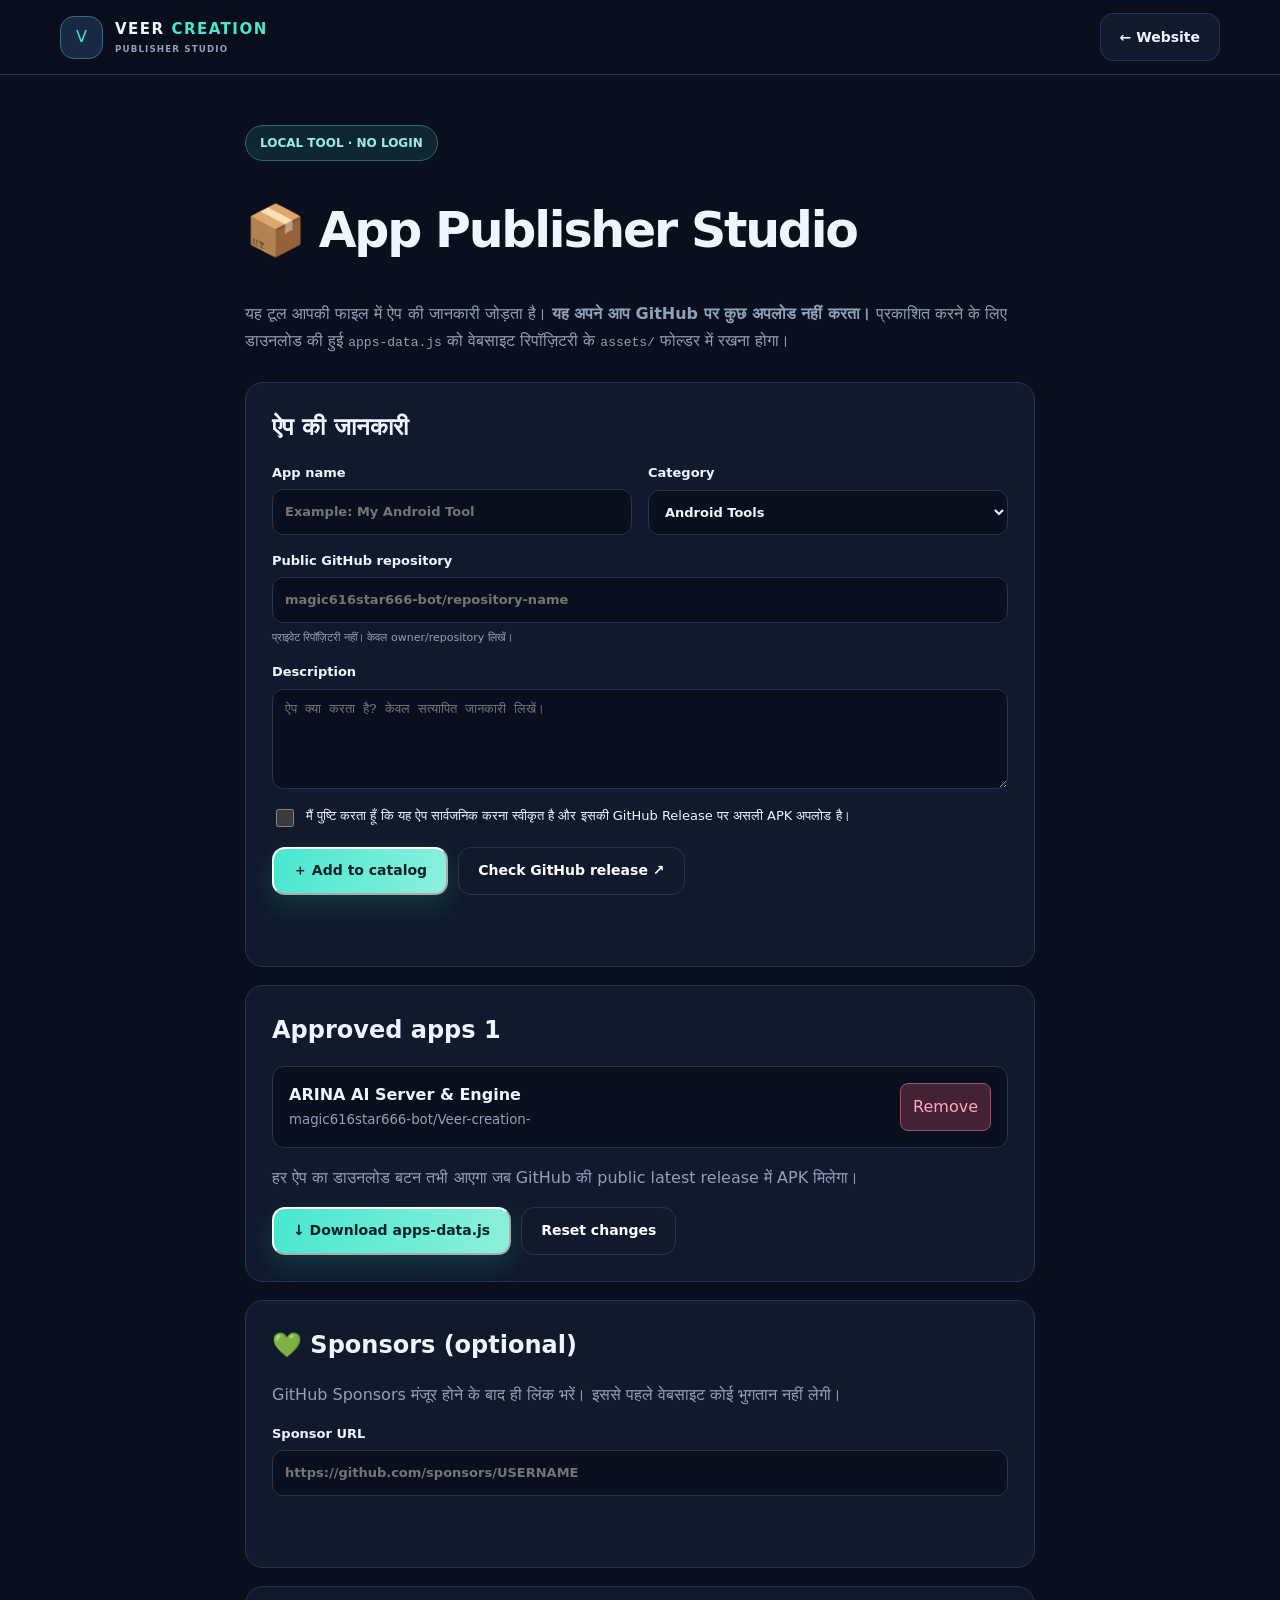
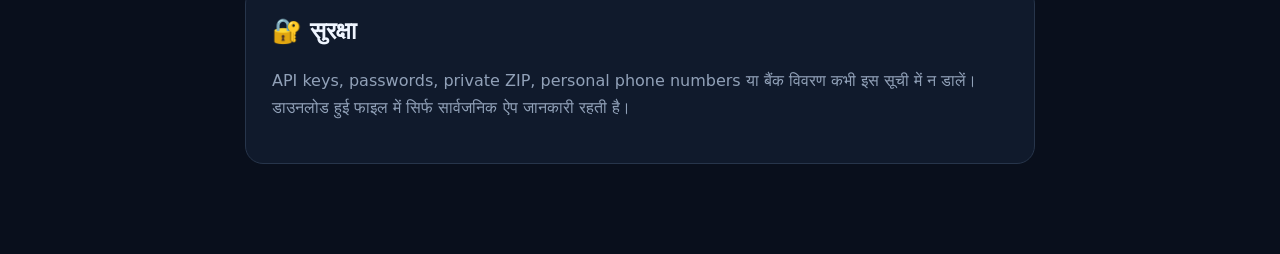
<file: publisher.html>
<!doctype html><html lang="hi"><head><meta charset="utf-8"><meta name="viewport" content="width=device-width, initial-scale=1"><meta name="theme-color" content="#090f1c"><title>Veer Publisher Studio — local tool</title><link rel="icon" href="assets/favicon.svg"><link rel="stylesheet" href="assets/style.css"><style>
.publisher{max-width:790px;margin:50px auto 90px}.publisher-head{margin-bottom:27px}.publisher h1{font-size:clamp(30px,6vw,49px);letter-spacing:-.045em}.publisher-head p,.publisher-hint{color:var(--muted);line-height:1.7}.panel{background:var(--panel);padding:26px;border:1px solid var(--edge);border-radius:18px;margin:18px 0}.panel h2{margin:0 0 18px}.gridfields{display:grid;grid-template-columns:1fr 1fr;gap:16px}.field{display:grid;gap:7px;font-size:13px;font-weight:700}.field.full{grid-column:1/-1}.field input,.field textarea,.field select{width:100%;background:var(--bg);color:var(--ink);border:1px solid var(--edge);border-radius:11px;padding:12px}.field textarea{min-height:100px;resize:vertical}.hint{font-size:11px;color:var(--muted);font-weight:400}.togglefield{display:flex;align-items:flex-start;gap:9px;font-size:13px;margin:17px 0}.togglefield input{width:18px;height:18px;accent-color:var(--a)}.rowbuttons{display:flex;flex-wrap:wrap;gap:10px}.list{display:grid;gap:12px}.item{background:var(--bg);border:1px solid var(--edge);border-radius:12px;padding:16px;display:flex;justify-content:space-between;gap:15px}.item strong{display:block}.item small{color:var(--muted);word-break:break-all}.item button{border:1px solid #93576d;color:#ffa7bc;background:#422234;border-radius:8px;padding:7px 12px}.message{margin-top:13px;color:var(--a);font-size:13px;min-height:19px}@media(max-width:600px){.gridfields{grid-template-columns:1fr}.panel{padding:18px}.publisher{margin-top:25px}}
</style><script defer src="assets/apps-data.js"></script><script defer src="assets/publisher.js"></script></head>
<body><header class="topbar"><div class="container topbar-inner"><a href="index.html" class="brand"><span class="brand-mark">V</span><span class="brand-name">VEER <b>CREATION</b><small>PUBLISHER STUDIO</small></span></a><a href="index.html" class="button outline">← Website</a></div></header>
<main class="container publisher"><div class="publisher-head"><span class="eyebrow">LOCAL TOOL · NO LOGIN</span><h1>📦 App Publisher Studio</h1><p>यह टूल आपकी फाइल में ऐप की जानकारी जोड़ता है। <strong>यह अपने आप GitHub पर कुछ अपलोड नहीं करता।</strong> प्रकाशित करने के लिए डाउनलोड की हुई <code>apps-data.js</code> को वेबसाइट रिपॉज़िटरी के <code>assets/</code> फोल्डर में रखना होगा।</p></div>
<section class="panel"><h2>ऐप की जानकारी</h2><form id="appForm"><div class="gridfields"><label class="field">App name<input id="name" required maxlength="70" placeholder="Example: My Android Tool"></label><label class="field">Category<select id="category"><option>Android Tools</option><option>Productivity</option><option>Education</option><option>Utilities</option><option>Experiments</option><option>Other</option></select></label><label class="field full">Public GitHub repository<input id="repo" required spellcheck="false" placeholder="magic616star666-bot/repository-name"><span class="hint">प्राइवेट रिपॉज़िटरी नहीं। केवल owner/repository लिखें।</span></label><label class="field full">Description<textarea id="description" required maxlength="350" placeholder="ऐप क्या करता है? केवल सत्यापित जानकारी लिखें।"></textarea></label></div><label class="togglefield"><input type="checkbox" id="approved" required><span>मैं पुष्टि करता हूँ कि यह ऐप सार्वजनिक करना स्वीकृत है और इसकी GitHub Release पर असली APK अपलोड है।</span></label><div class="rowbuttons"><button class="button primary" type="submit">＋ Add to catalog</button><button class="button outline" type="button" id="checkRepo">Check GitHub release ↗</button></div><p class="message" id="status" aria-live="polite"></p></form></section>
<section class="panel"><h2>Approved apps <span id="count">0</span></h2><div class="list" id="list"></div><p class="publisher-hint">हर ऐप का डाउनलोड बटन तभी आएगा जब GitHub की public latest release में APK मिलेगा।</p><div class="rowbuttons"><button type="button" class="button primary" id="download">↓ Download apps-data.js</button><button type="button" class="button outline" id="reset">Reset changes</button></div></section>
<section class="panel"><h2>💚 Sponsors (optional)</h2><p class="publisher-hint">GitHub Sponsors मंजूर होने के बाद ही लिंक भरें। इससे पहले वेबसाइट कोई भुगतान नहीं लेगी।</p><label class="field">Sponsor URL<input id="sponsorUrl" placeholder="https://github.com/sponsors/USERNAME" spellcheck="false"></label><p class="message" id="sponsorStatus"></p></section>
<section class="panel"><h2>🔐 सुरक्षा</h2><p class="publisher-hint">API keys, passwords, private ZIP, personal phone numbers या बैंक विवरण कभी इस सूची में न डालें। डाउनलोड हुई फाइल में सिर्फ सार्वजनिक ऐप जानकारी रहती है।</p></section>
</main></body></html>
</file>
<file: assets/style.css>
:root{color-scheme:dark;--bg:#090f1c;--panel:#101a2c;--panel2:#141f33;--ink:#eff5ff;--muted:#91a1b8;--edge:#27354b;--a:#48e7cf;--b:#7788ff;--shadow:0 18px 60px #01091650;--radius:20px}
*{box-sizing:border-box}html{scroll-behavior:smooth;scroll-padding-top:86px}body{margin:0;background:var(--bg);color:var(--ink);font-family:Inter,system-ui,-apple-system,"Segoe UI",Arial,sans-serif;line-height:1.5;overflow-x:hidden}button,input,select{font:inherit}a{color:inherit;text-decoration:none}button{cursor:pointer}button:focus-visible,a:focus-visible,input:focus-visible,select:focus-visible{outline:3px solid var(--a);outline-offset:3px}.container{width:min(1160px,calc(100% - 42px));margin:auto}.backdrop-grid{position:absolute;z-index:-1;pointer-events:none;top:0;left:0;right:0;height:870px;background:radial-gradient(ellipse at 75% 17%,#1c347c55,transparent 46%),radial-gradient(ellipse at 15% 47%,#036f7560,transparent 45%),linear-gradient(#3c5a7716 1px,transparent 1px),linear-gradient(90deg,#3c5a7716 1px,transparent 1px);background-size:auto,auto,60px 60px,60px 60px;mask-image:linear-gradient(#000 55%,transparent)}
.topbar{position:sticky;top:0;z-index:30;background:color-mix(in srgb,var(--bg) 88%,transparent);border-bottom:1px solid var(--edge);backdrop-filter:blur(20px)}.topbar-inner{height:74px;display:flex;align-items:center;justify-content:space-between;gap:24px}.brand{display:flex;align-items:center;gap:12px;min-width:0}.brand-mark{width:43px;height:43px;display:grid;place-items:center;color:var(--a);background:#172943;border:1px solid #3b6c77;border-radius:14px;flex:0 0 auto}.brand-mark svg{width:34px}.brand-name{font-size:15px;letter-spacing:.1em;line-height:1.2;white-space:nowrap;font-weight:800}.brand-name b{color:var(--a)}.brand-name small{display:block;font-size:8.7px;margin-top:6px;letter-spacing:.13em;color:var(--muted);font-weight:600}.desktop-nav{display:flex;gap:27px;white-space:nowrap}.desktop-nav a{color:var(--muted);font-size:14px;font-weight:650}.desktop-nav a:hover,.footer-links a:hover{color:var(--a)}.toolbar{display:flex;align-items:center;gap:9px}.chip,.icon-button{background:var(--panel);color:var(--ink);border:1px solid var(--edge);border-radius:12px;height:40px;display:grid;place-items:center}.chip{padding:0 15px;font-size:12px;font-weight:700}.icon-button{width:40px}.icon-button svg{width:21px;height:21px}.menu-btn{display:none}.drawer{position:fixed;z-index:51;inset:0 auto 0 0;width:min(308px,88vw);background:var(--panel);border-right:1px solid var(--edge);padding:24px;transform:translateX(-110%);transition:transform .25s ease;box-shadow:var(--shadow);visibility:hidden}.drawer.open{transform:translateX(0);visibility:visible}.drawer-top{display:flex;justify-content:space-between;align-items:center;margin-bottom:27px;font-size:15px;letter-spacing:.1em}.drawer>a{display:block;padding:16px 13px;border-bottom:1px solid var(--edge);font-weight:650}.drawer>a:hover{color:var(--a)}.drawer-overlay{position:fixed;inset:0;background:#0009;z-index:50}
.hero{padding-top:94px;padding-bottom:76px;min-height:560px;display:grid;grid-template-columns:1.12fr .88fr;gap:35px;align-items:center}.eyebrow{display:inline-flex;align-items:center;gap:10px;padding:8px 14px;border:1px solid #296c69;background:#102e37cc;border-radius:99px;color:#9aeee4;font-size:12px;font-weight:700}.pulse{width:8px;height:8px;background:var(--a);border-radius:50%;box-shadow:0 0 0 4px #48e7cf25}.hero h1{font-size:clamp(40px,5.7vw,76px);letter-spacing:-.06em;line-height:1.05;margin:24px 0}.accent-text{background:linear-gradient(100deg,var(--a),#74b5ff,var(--b));background-clip:text;-webkit-background-clip:text;color:transparent}.hero-copy{font-size:16px;line-height:1.8;color:var(--muted);max-width:550px}.hero-actions{display:flex;flex-wrap:wrap;gap:12px;margin-top:32px}.button{border-radius:13px;min-height:48px;padding:11px 19px;display:inline-flex;justify-content:center;align-items:center;gap:8px;font-size:14px;font-weight:800;transition:transform .2s,filter .2s}.button:hover{transform:translateY(-2px)}.button.primary{background:linear-gradient(100deg,var(--a),#8cf0db);color:#082128;box-shadow:0 10px 24px #23a68c36}.button.outline{background:var(--panel);border:1px solid var(--edge)}.trust-row{display:flex;flex-wrap:wrap;gap:14px;margin-top:30px;color:var(--muted);font-size:11px}.trust-row>span{white-space:nowrap}.trust-row>span:first-letter{color:var(--a)}
.hero-art{height:370px;position:relative;isolation:isolate}.art-orbit{position:absolute;inset:15px 15px;border:1px solid #5d8db143;border-radius:50%;transform:rotate(-23deg)}.art-orbit-2{inset:62px;border-style:dashed;border-color:#3caaa472}.art-center{position:absolute;width:150px;height:150px;display:grid;place-items:center;left:50%;top:50%;transform:translate(-50%,-50%) rotate(-9deg);border:2px solid #77e8d4;border-radius:40px;background:linear-gradient(140deg,#123453,#0e1536);box-shadow:0 0 90px #39d7c844,0 0 0 14px #1a3d514a}.art-center span{font-size:97px;font-weight:950;line-height:1;background:linear-gradient(var(--a),var(--b));-webkit-background-clip:text;background-clip:text;color:transparent}.float-card{position:absolute;padding:15px 20px;background:#17263ae6;border:1px solid #385370;border-radius:17px;box-shadow:var(--shadow);min-width:150px}.float-card i{display:block;width:8px;height:8px;background:var(--a);border-radius:50%;margin-bottom:9px}.float-card>span{display:block;font-weight:800;letter-spacing:.12em;font-size:12px}.float-card small{font-size:10px;color:#b5c3d7}.card-one{left:0;top:16px}.card-two{right:-10px;top:66px}.card-three{bottom:0;left:33px}
.metrics{display:grid;grid-template-columns:repeat(3,1fr);margin-top:-15px;border:1px solid var(--edge);border-radius:var(--radius);overflow:hidden;background:linear-gradient(120deg,#111d30,#12243a)}.metric{padding:27px 35px;min-width:0;border-right:1px solid var(--edge)}.metric:last-child{border-right:0}.metric strong{display:block;font-size:30px;letter-spacing:-.03em;color:var(--a);line-height:1.25}.metric span{font-size:12px;color:var(--muted)}
.section{padding-top:105px}.section-top{display:flex;align-items:center;justify-content:space-between;gap:20px;margin-bottom:29px}.kicker{color:var(--a);font-weight:850;letter-spacing:.2em;font-size:10px}.section h2{font-size:clamp(30px,4vw,42px);letter-spacing:-.05em;margin:10px 0}.section-top p,.support-panel p{color:var(--muted);margin:0;max-width:570px;font-size:14px;line-height:1.8}.section-icon{color:var(--a);font-size:36px}.catalog-toolbar{display:flex;gap:12px;margin-bottom:20px}.searchwrap{position:relative;flex:1}.searchwrap svg{position:absolute;width:19px;left:16px;top:50%;transform:translateY(-50%);color:var(--muted)}.searchwrap input,.catalog-toolbar select{background:var(--panel);border:1px solid var(--edge);color:var(--ink);border-radius:12px;padding:13px 17px;height:48px}.searchwrap input{padding-left:47px;width:100%}.catalog-toolbar select{min-width:190px}.catalog{display:grid;grid-template-columns:repeat(3,minmax(0,1fr));gap:18px}.app-card{padding:23px;border:1px solid var(--edge);background:linear-gradient(140deg,var(--panel),var(--panel2));border-radius:18px;min-height:254px;display:flex;flex-direction:column}.app-icon{width:53px;height:53px;display:grid;place-items:center;font-size:22px;font-weight:850;border-radius:15px;background:linear-gradient(145deg,#275b6c,#283b79);color:var(--a)}.app-meta{color:var(--muted);font-size:11px;margin:15px 0 5px}.app-card h3{margin:0;font-size:19px}.app-card p{font-size:13px;color:var(--muted);flex:1;line-height:1.65}.app-actions{display:flex;gap:9px;flex-wrap:wrap}.small-link{padding:9px 12px;background:#173044;color:var(--a);border-radius:9px;font-size:12px;font-weight:750;border:1px solid #385c68}.small-link.disabled{background:var(--panel2);color:var(--muted);border-color:var(--edge);cursor:default}.empty-state{border:1px dashed #48637c;border-radius:19px;text-align:center;padding:55px 25px;background:linear-gradient(130deg,#12273a66,#1f275766)}.empty-state h3{font-size:23px;margin:12px 0 9px}.empty-state p{margin:0 auto;max-width:570px;color:var(--muted);line-height:1.8;font-size:13px}.empty-state a{display:inline-block;margin-top:20px;font-weight:750;color:var(--a);font-size:13px}.empty-icon{display:grid;place-items:center;border-radius:20px;width:68px;height:68px;margin:auto;background:#1d4856;color:var(--a);font-size:36px}
.steps{display:grid;grid-template-columns:repeat(3,1fr);gap:18px}.step{padding:28px;border:1px solid var(--edge);border-radius:18px;background:var(--panel)}.step>span{font-weight:900;font-size:20px;color:var(--a);letter-spacing:.06em}.step h3{font-size:19px;margin:19px 0 8px}.step p{font-size:13px;line-height:1.8;color:var(--muted);margin:0}.support-panel{background:radial-gradient(ellipse at 80% 30%,#2647839a,transparent 60%),linear-gradient(140deg,#142e40,#18223c);border:1px solid #3c6474;display:flex;align-items:center;justify-content:space-between;gap:30px;padding:42px;border-radius:22px}.support-panel h2{margin:10px 0 12px}.funding-note{font-size:12px;color:var(--a);margin-top:16px}.support-actions{display:grid;gap:12px;min-width:195px}
footer{margin-top:100px;border-top:1px solid var(--edge);background:var(--panel)}.footer-in{padding:38px 0;display:flex;align-items:center;justify-content:space-between;gap:20px}.footer-brand{letter-spacing:.15em;font-weight:900}.footer-brand strong{color:var(--a)}.footer-brand small{font-weight:400;letter-spacing:normal;display:block;color:var(--muted);font-size:11px;margin-top:6px}.footer-links{display:flex;gap:18px;font-size:12px;color:var(--muted)}footer p{color:var(--muted);font-size:12px}
html.light{color-scheme:light;--bg:#f4f8fe;--panel:#fff;--panel2:#f7faff;--ink:#17283c;--muted:#5b6e81;--edge:#d5e2ed;--a:#087d77;--b:#536fe6;--shadow:0 18px 60px #385a7922}html.light .brand-mark{background:#e7f6f5}html.light .hero-art .float-card{background:#edf7fd;color:#173148}html.light .art-center{background:linear-gradient(140deg,#d9fff2,#d9dff8)}html.light .metrics{background:linear-gradient(120deg,#f4fafb,#eaf3fa)}html.light .support-panel{background:linear-gradient(135deg,#dceff3,#e9e9ff)}html.light .eyebrow{color:#087d77;background:#ebfbf6}html.light .small-link{background:#ebf7f5}html.light .empty-state{background:#f5faff}html.light .drawer{box-shadow:var(--shadow)}
@media (max-width:960px){.desktop-nav{gap:15px}.hero{grid-template-columns:1fr .82fr;gap:8px}.hero h1{font-size:clamp(38px,5vw,65px)}.float-card{min-width:125px;padding:12px}.card-two{right:0}.catalog{grid-template-columns:repeat(2,1fr)}}
@media (max-width:720px){.desktop-nav{display:none}.menu-btn{display:grid}.topbar-inner{height:66px}.hero{display:flex;flex-direction:column;align-items:stretch;padding:63px 0 35px;min-height:0}.hero-main{width:100%}.hero h1{font-size:clamp(43px,9.5vw,64px);margin:23px 0}.hero-copy{font-size:14px}.hero-art{height:280px;margin:12px auto 0;width:min(100%,400px)}.art-center{width:116px;height:116px;border-radius:30px}.art-center span{font-size:74px}.art-orbit-2{inset:52px}.float-card{min-width:120px}.float-card small{display:none}.card-one{top:20px}.card-two{top:40px}.card-three{bottom:5px}.metrics{margin-top:18px}.metric{padding:21px 12px;text-align:center}.metric strong{font-size:22px}.metric span{font-size:10px}.section{padding-top:74px}.section h2{font-size:34px}.catalog{grid-template-columns:1fr}.steps{grid-template-columns:1fr}.support-panel{padding:27px;display:block}.support-actions{margin-top:23px;min-width:0}.footer-in{flex-wrap:wrap}.footer-in p{width:100%;margin:0}.section-icon{display:none}}
@media (max-width:440px){.container{width:min(100% - 28px,1160px)}.brand{gap:9px}.brand-mark{width:38px;height:38px}.brand-name{font-size:12px}.brand-name small{font-size:7px}.toolbar{gap:6px}.chip{padding:0 10px}.icon-button{width:37px;height:37px}.hero h1{font-size:clamp(39px,10.5vw,52px)}.hero-art{height:236px}.art-orbit{inset:12px 30px}.art-orbit-2{inset:42px 72px}.float-card{padding:10px;min-width:100px}.float-card>span{font-size:10px}.catalog-toolbar{flex-wrap:wrap}.catalog-toolbar select{width:100%}.trust-row{gap:10px}}
@media(prefers-reduced-motion:reduce){html{scroll-behavior:auto}*,*:before,*:after{transition:none!important;animation:none!important}}
[hidden]{display:none!important}
</file>
